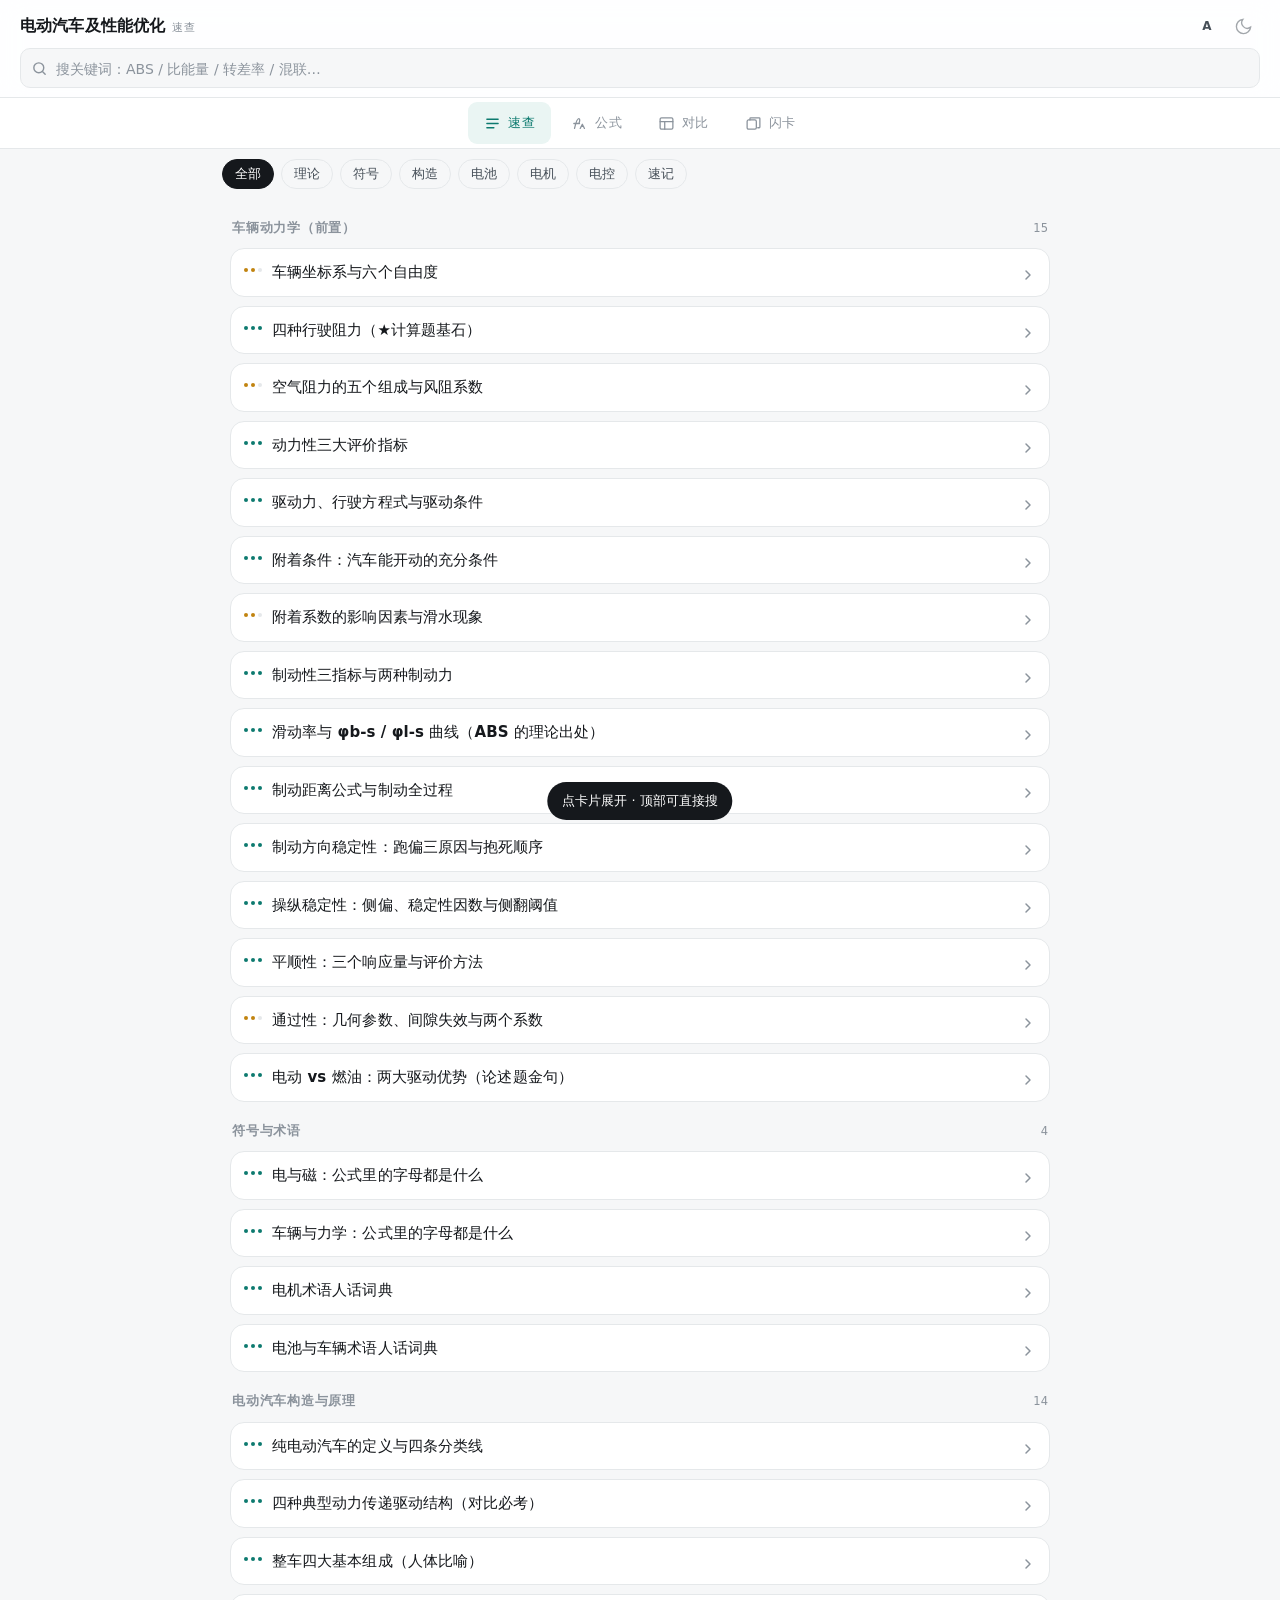
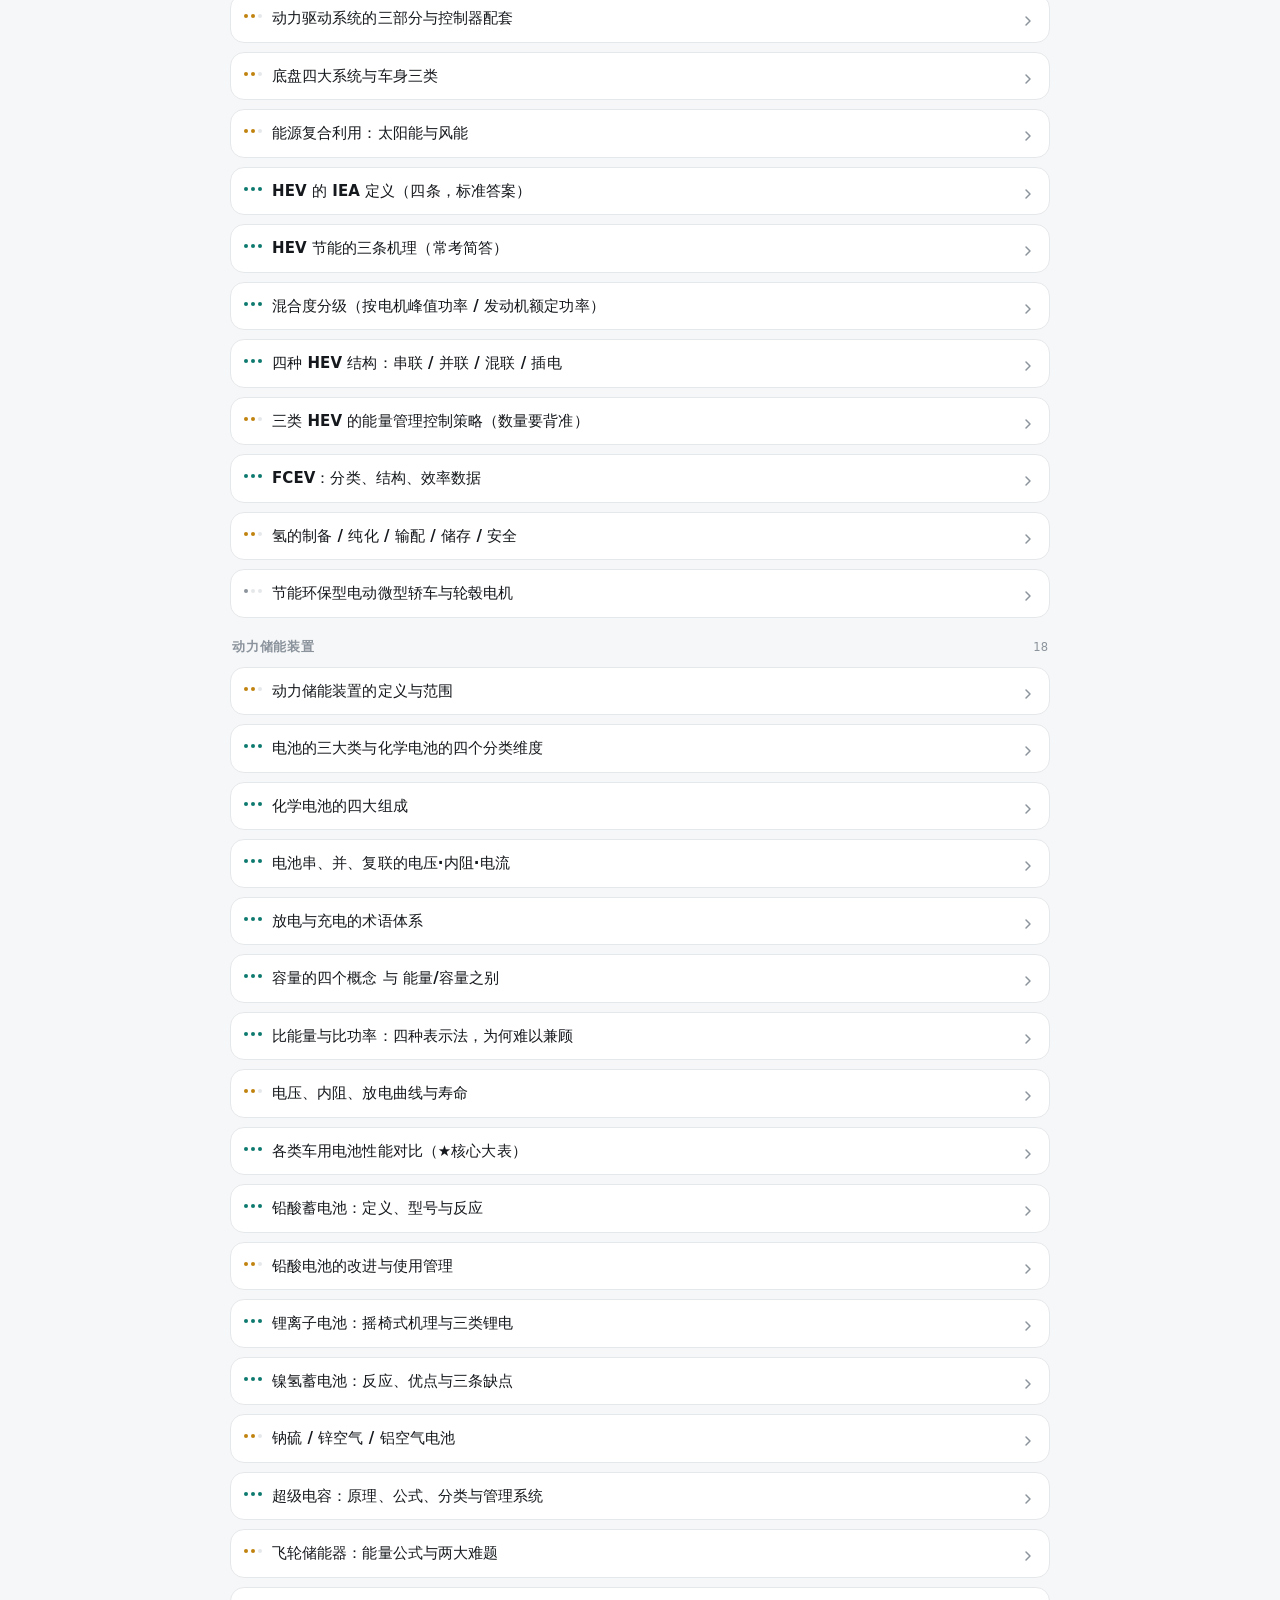
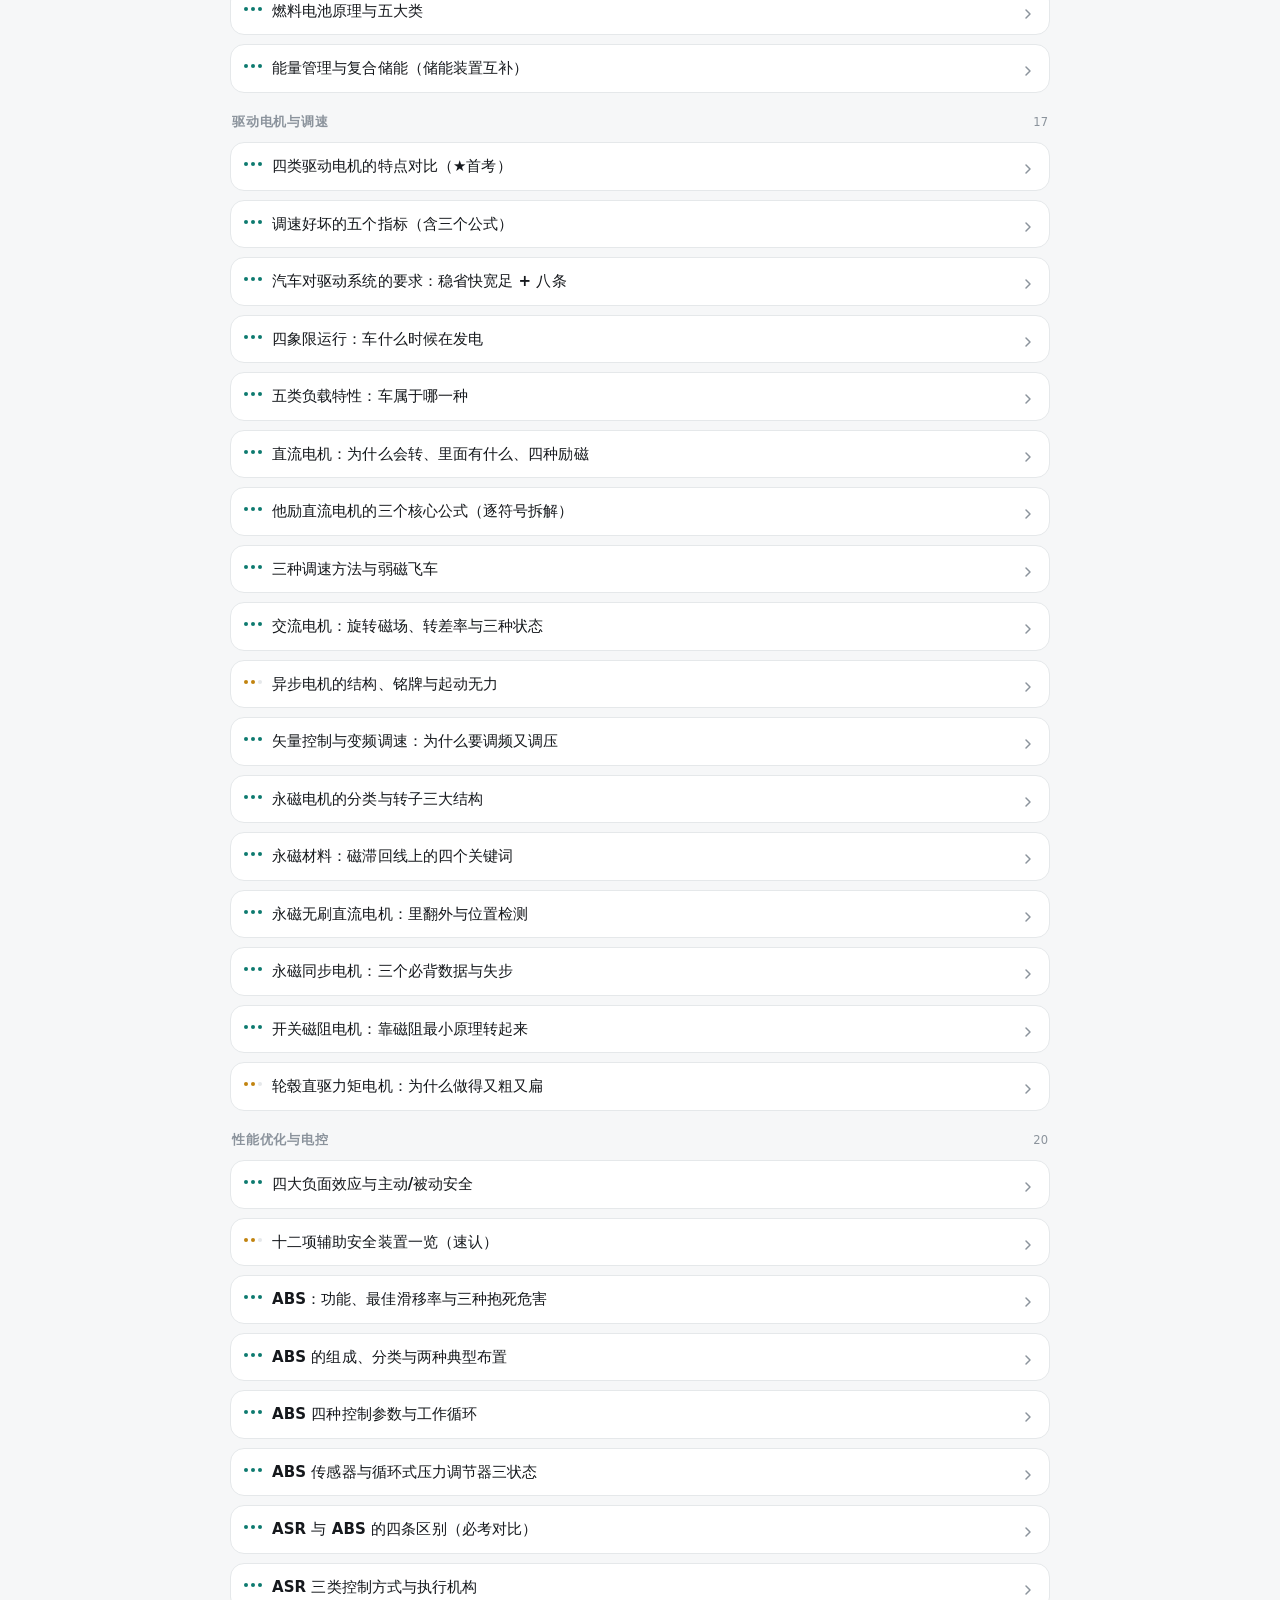
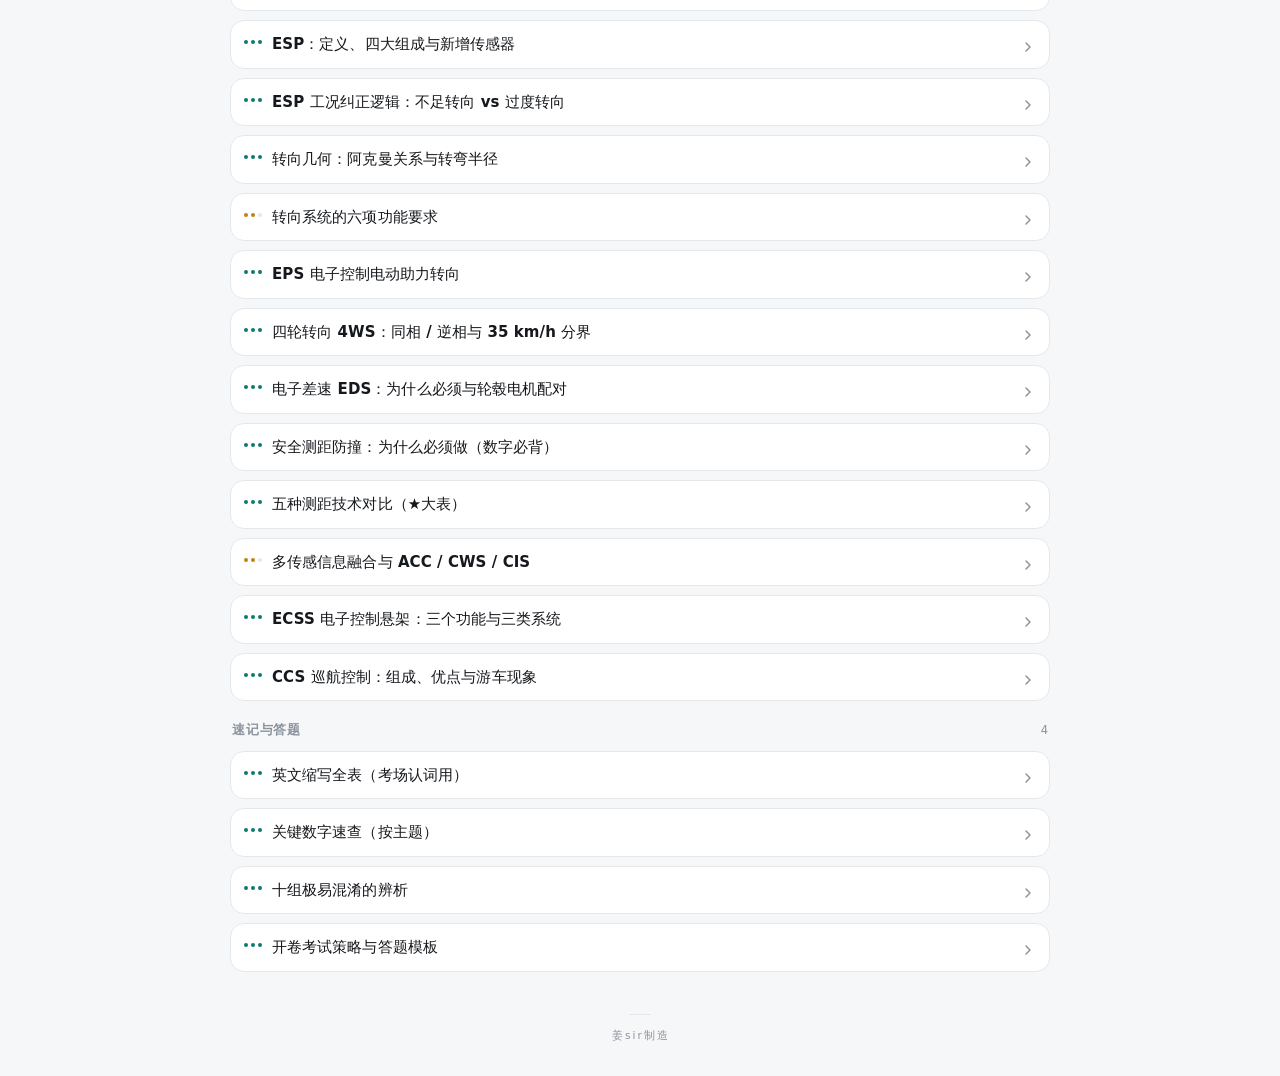
<file: index.html>
<!DOCTYPE html>
<html lang="zh-CN" data-theme="light" data-fs="m">
<head>
<meta charset="utf-8">
<meta name="viewport" content="width=device-width, initial-scale=1, viewport-fit=cover, maximum-scale=5">
<meta name="theme-color" content="#f6f7f8">
<meta name="format-detection" content="telephone=no">
<title>电动汽车及性能优化 · 开卷速查</title>
<link rel="stylesheet" href="style.css?v=20261022g">
<style>
/* ===== 首屏加载遮罩：内联样式，随 HTML 一起到达，不等外部 CSS ===== */
html.booting { overflow: hidden; }
#boot {
  position: fixed; inset: 0; z-index: 9999;
  display: flex; flex-direction: column; align-items: center; justify-content: center;
  gap: 10px; padding: 24px;
  background: #f6f7f8; color: #15181c;
  font-family: -apple-system, BlinkMacSystemFont, "PingFang SC", "HarmonyOS Sans SC", "Microsoft YaHei", system-ui, sans-serif;
  transition: opacity .3s ease;
}
#boot.done { opacity: 0; pointer-events: none; }
#boot .bt { font-size: 15.5px; font-weight: 650; letter-spacing: .02em; }
#boot .bs { font-size: 10px; color: #98a0a8; letter-spacing: .22em; margin-bottom: 8px; }
#boot .bbar {
  width: min(230px, 58vw); height: 3px; border-radius: 2px;
  background: #e3e6e9; overflow: hidden;
}
#boot .bbar i {
  display: block; height: 100%; width: 0; border-radius: 2px;
  background: #0d7a6f; transition: width .2s ease;
}
#boot .bnote {
  font-size: 11.5px; color: #8b939c; min-height: 1.3em;
  font-variant-numeric: tabular-nums; letter-spacing: .02em;
}
#boot .bretry {
  display: none; margin-top: 6px;
  font: inherit; font-size: 13px; color: #0d7a6f;
  background: #fff; border: 1px solid #cfe3e0; border-radius: 999px;
  padding: 8px 18px; cursor: pointer;
}
#boot.err .bretry { display: block; }
#boot.err .bbar i { background: #b2461c; }
#boot.err .bnote { color: #b2461c; }

@media (prefers-color-scheme: dark) {
  #boot { background: #0e1013; color: #e8ecef; }
  #boot .bbar { background: #262c32; }
  #boot .bbar i { background: #46c9bb; }
  #boot .bt { color: #e8ecef; }
  #boot .bs, #boot .bnote { color: #78838d; }
  #boot .bretry { background: #16191d; border-color: #2b4d49; color: #46c9bb; }
}
</style>
</head>
<body>

<div id="boot" role="status" aria-live="polite">
  <div class="bt">电动汽车及性能优化 · 开卷速查</div>
  <div class="bs">OPEN-BOOK QUICK REFERENCE</div>
  <div class="bbar"><i id="bootBar"></i></div>
  <div class="bnote" id="bootNote">正在准备…</div>
  <button class="bretry" id="bootRetry" type="button">重新加载</button>
</div>

<header class="hdr" id="hdr">
  <div class="hdr-top">
    <div class="brand">
      <b>电动汽车及性能优化</b>
      <span id="crumb">速查</span>
    </div>
    <div class="tools">
      <button class="ibtn" id="btnFs" aria-label="字号"><span class="t" id="fsLabel">A</span></button>
      <button class="ibtn" id="btnTheme" aria-label="主题">
        <svg viewBox="0 0 24 24" fill="none" stroke="currentColor" stroke-width="1.7" stroke-linecap="round"><path d="M21 12.8A9 9 0 1 1 11.2 3a7 7 0 0 0 9.8 9.8Z"/></svg>
      </button>
    </div>
  </div>
  <div class="searchwrap">
    <div class="sbox" id="sbox">
      <svg viewBox="0 0 24 24" fill="none" stroke="currentColor" stroke-width="2" stroke-linecap="round"><circle cx="11" cy="11" r="7"/><path d="m20 20-3.5-3.5"/></svg>
      <input id="q" type="search" placeholder="搜关键词：ABS / 比能量 / 转差率 / 混联…" autocomplete="off" enterkeyhint="search">
      <button class="clr" id="clr" aria-label="清除">✕</button>
    </div>
  </div>
</header>

<nav class="nav" id="nav">
  <button data-tab="idx" class="on">
    <svg viewBox="0 0 24 24" fill="none" stroke="currentColor" stroke-width="1.8" stroke-linecap="round" stroke-linejoin="round"><path d="M4 6h16M4 12h16M4 18h10"/></svg>
    <span>速查</span>
  </button>
  <button data-tab="fm">
    <svg viewBox="0 0 24 24" fill="none" stroke="currentColor" stroke-width="1.8" stroke-linecap="round" stroke-linejoin="round"><path d="M5 19c2-9 4-14 6-14 1.6 0 1.7 3 .5 6M4 12h8M13 19l3-6 3 6M14.2 16h3.6"/></svg>
    <span>公式</span>
  </button>
  <button data-tab="tb">
    <svg viewBox="0 0 24 24" fill="none" stroke="currentColor" stroke-width="1.8" stroke-linecap="round" stroke-linejoin="round"><rect x="3" y="4" width="18" height="16" rx="2"/><path d="M3 9.5h18M9.5 9.5V20"/></svg>
    <span>对比</span>
  </button>
  <button data-tab="fc">
    <svg viewBox="0 0 24 24" fill="none" stroke="currentColor" stroke-width="1.8" stroke-linecap="round" stroke-linejoin="round"><rect x="3" y="7" width="13" height="13" rx="2"/><path d="M7 7V5a1 1 0 0 1 1-1h12a1 1 0 0 1 1 1v12a1 1 0 0 1-1 1h-2"/></svg>
    <span>闪卡</span>
  </button>
</nav>

<div class="chips" id="chips"></div>
<main id="view"></main>
<footer class="ft" id="ft" title="姜sir制造"><span>姜sir制造</span></footer>
<div class="toast" id="toast"></div>

<noscript>
  <p style="padding:24px;text-align:center;font-family:sans-serif;color:#b2461c">
    本页需要启用 JavaScript 才能显示内容。
  </p>
</noscript>

<script>
/* ===== 带进度反馈的顺序加载器 =====
   改为动态注入，才能知道"加载到第几个文件"，从而给出真实进度。
   仍然全部是同目录静态文件，file:// 直接打开也可用。 */
(function () {
  var V = "20261022g";
  var FILES = [
    ["data/d0-index.js", "模块索引"],
    ["data/d1-theory.js", "车辆动力学"],
    ["data/d2-struct.js", "构造与原理"],
    ["data/d3-battery.js", "动力储能"],
    ["data/d4-motor.js", "驱动电机"],
    ["data/d5-ctrl.js", "性能优化"],
    ["data/d6-quick.js", "速记"],
    ["data/d7-gloss.js", "符号与术语"],
    ["js/app.js", "界面"]
  ];
  var TOTAL = FILES.length;
  var boot = document.getElementById("boot");
  var bar = document.getElementById("bootBar");
  var note = document.getElementById("bootNote");
  var retry = document.getElementById("bootRetry");
  var t0 = Date.now();
  var done = 0, aborted = false, slowTimer = null, hardTimer = null;

  document.documentElement.classList.add("booting");

  function setNote(t) { if (note) note.textContent = t; }

  function fail(msg) {
    aborted = true;
    clearTimeout(slowTimer); clearTimeout(hardTimer);
    if (boot) boot.classList.add("err");
    setNote(msg);
    document.documentElement.classList.remove("booting");
  }

  // 8 秒还没动静 → 提示仍然在加载；22 秒 → 给重试入口（但不中断加载）
  slowTimer = setTimeout(function () {
    setNote("网络较慢，仍在加载（" + done + "/" + TOTAL + "）…");
  }, 8000);
  hardTimer = setTimeout(function () {
    if (boot) boot.classList.add("err");
    setNote("加载时间过长，可点下方重试");
  }, 22000);

  retry.onclick = function () { location.reload(); };

  function finish() {
    clearTimeout(slowTimer); clearTimeout(hardTimer);
    bar.style.width = "100%";
    setNote("准备就绪");
    var wait = Math.max(0, 420 - (Date.now() - t0));  // 太快则稍停一下，避免闪一下
    setTimeout(function () {
      document.documentElement.classList.remove("booting");
      boot.classList.add("done");
      setTimeout(function () { if (boot && boot.parentNode) boot.parentNode.removeChild(boot); }, 340);
    }, wait);
  }

  function step() {
    if (aborted) return;
    if (done >= TOTAL) { finish(); return; }
    var item = FILES[done];
    var s = document.createElement("script");
    s.src = item[0] + "?v=" + V;
    s.async = false;
    s.onload = function () {
      done++;
      bar.style.width = Math.round(done / TOTAL * 100) + "%";
      if (done < TOTAL) setNote("正在加载 " + FILES[done][1] + "（" + done + "/" + TOTAL + "）");
      step();
    };
    s.onerror = function () {
      fail("「" + item[1] + "」加载失败，请检查网络后重试");
    };
    document.body.appendChild(s);
  }

  // 首个文件名字先显示出来
  setNote("正在加载 " + FILES[0][1] + "（0/" + TOTAL + "）");
  step();
})();
</script>
</body>
</html>
</file>
<file: style.css>
/* ===========================================================
   电动汽车及性能优化 · 开卷速查
   零依赖 / 移动优先 / file:// 可直接打开
   =========================================================== */

:root {
  --bg: #f6f7f8;
  --surface: #ffffff;
  --surface-2: #fbfbfc;
  --ink: #15181c;
  --ink-2: #464f58;
  --muted: #8b939c;
  --line: #e5e8ea;
  --line-2: #eff1f3;
  --accent: #0d7a6f;
  --accent-2: #0a5f57;
  --accent-weak: #eaf5f3;
  --warn: #b2461c;
  --warn-weak: #fdf1ea;
  --tip: #1f5f9e;
  --tip-weak: #eef4fb;
  --star: #c1830f;
  --r: 14px;
  --fs: 15.5px;
  --hdr-h: 0px;
  --nav-h: 0px;
  --font: -apple-system, BlinkMacSystemFont, "PingFang SC", "HarmonyOS Sans SC",
    "MiSans", "Source Han Sans SC", "Noto Sans CJK SC", "Microsoft YaHei",
    system-ui, sans-serif;
  --mono: "SF Mono", "JetBrains Mono", ui-monospace, "Cascadia Mono", Consolas, monospace;
  --math: "Cambria Math", "Latin Modern Math", Cambria, "Times New Roman", Georgia, serif;
}

html[data-theme="dark"] {
  --bg: #0e1013;
  --surface: #16191d;
  --surface-2: #1b1f24;
  --ink: #e8ecef;
  --ink-2: #b3bcc5;
  --muted: #78838d;
  --line: #262c32;
  --line-2: #1e2429;
  --accent: #46c9bb;
  --accent-2: #6fd9cd;
  --accent-weak: #122e2c;
  --warn: #e0794f;
  --warn-weak: #2c1a12;
  --tip: #7fb4e8;
  --tip-weak: #131f2c;
  --star: #e0a83c;
}

html[data-fs="s"] { --fs: 14px; }
html[data-fs="m"] { --fs: 15.5px; }
html[data-fs="l"] { --fs: 17px; }

* { box-sizing: border-box; -webkit-tap-highlight-color: transparent; }

html, body {
  margin: 0;
  padding: 0;
  background: var(--bg);
  color: var(--ink);
  font-family: var(--font);
  font-size: var(--fs);
  line-height: 1.72;
  -webkit-font-smoothing: antialiased;
  text-rendering: optimizeLegibility;
}

body { padding-bottom: calc(64px + env(safe-area-inset-bottom)); }

button {
  font-family: inherit;
  font-size: inherit;
  color: inherit;
  background: none;
  border: 0;
  padding: 0;
  cursor: pointer;
}

/* ---------------- 顶栏 ---------------- */
.hdr {
  position: sticky;
  top: 0;
  z-index: 40;
  background: var(--surface);
  background: color-mix(in srgb, var(--surface) 88%, transparent);
  backdrop-filter: saturate(180%) blur(14px);
  -webkit-backdrop-filter: saturate(180%) blur(14px);
  border-bottom: 1px solid var(--line);
}

.hdr-top {
  display: flex;
  align-items: center;
  gap: 8px;
  padding: 9px 12px 5px;
}

.brand {
  display: flex;
  align-items: baseline;
  gap: 7px;
  min-width: 0;
  flex: 1;
}
.brand b {
  font-size: 15px;
  font-weight: 650;
  letter-spacing: 0.01em;
  white-space: nowrap;
}
.brand span {
  font-size: 11px;
  color: var(--muted);
  letter-spacing: 0.04em;
  white-space: nowrap;
  overflow: hidden;
  text-overflow: ellipsis;
}

.tools { display: flex; align-items: center; gap: 2px; }

.ibtn {
  width: 34px;
  height: 34px;
  display: grid;
  place-items: center;
  border-radius: 9px;
  color: var(--ink-2);
  transition: background 0.15s, color 0.15s;
}
.ibtn:active { background: var(--line-2); }
.ibtn svg { width: 19px; height: 19px; display: block; }
.ibtn .t { font-size: 12px; font-weight: 700; letter-spacing: 0.02em; }

/* 搜索 */
.searchwrap { padding: 0 12px 9px; }
.sbox {
  display: flex;
  align-items: center;
  gap: 8px;
  height: 40px;
  padding: 0 10px;
  background: var(--bg);
  border: 1px solid var(--line);
  border-radius: 10px;
  transition: border-color 0.15s, background 0.15s;
}
.sbox:focus-within { border-color: var(--accent); background: var(--surface); }
.sbox svg { width: 17px; height: 17px; color: var(--muted); flex: none; }
.sbox input {
  flex: 1;
  min-width: 0;
  border: 0;
  outline: 0;
  background: none;
  font-family: inherit;
  font-size: 16px;
  color: var(--ink);
  padding: 0;
}
.sbox input::placeholder { color: var(--muted); font-size: 14px; }
.sbox .clr {
  width: 22px; height: 22px; display: none; place-items: center;
  border-radius: 50%; background: var(--line); color: var(--ink-2);
  font-size: 13px; line-height: 1;
}
.sbox.has .clr { display: grid; }

/* ---------------- 模块条 ---------------- */
.chips {
  display: flex;
  gap: 7px;
  overflow-x: auto;
  padding: 9px 12px;
  scrollbar-width: none;
  -webkit-overflow-scrolling: touch;
  border-bottom: 1px solid var(--line);
  background: var(--surface);
  position: sticky;
  top: calc(var(--hdr-h) + var(--nav-h));
  z-index: 30;
}
.chips::-webkit-scrollbar { display: none; }
.chip {
  flex: none;
  padding: 5px 12px;
  border-radius: 999px;
  border: 1px solid var(--line);
  color: var(--ink-2);
  font-size: 13px;
  white-space: nowrap;
  transition: all 0.15s;
}
.chip.on { background: var(--ink); border-color: var(--ink); color: var(--surface); }
.chip:active { transform: scale(0.97); }

/* ---------------- 主体 ---------------- */
main { padding: 12px 12px 26px; max-width: 860px; margin: 0 auto; }

.sec-h {
  display: flex;
  align-items: baseline;
  justify-content: space-between;
  gap: 10px;
  margin: 18px 2px 9px;
}
.sec-h:first-child { margin-top: 4px; }
.sec-h h2 {
  margin: 0;
  font-size: 13px;
  font-weight: 650;
  letter-spacing: 0.06em;
  color: var(--muted);
  text-transform: lowercase;
}
.sec-h .cnt { font-size: 11.5px; color: var(--muted); font-variant-numeric: tabular-nums; }

/* 卡片 */
.card {
  background: var(--surface);
  border: 1px solid var(--line);
  border-radius: var(--r);
  margin-bottom: 9px;
  overflow: hidden;
  transition: border-color 0.18s;
}
.card.open { border-color: var(--accent); border-color: color-mix(in srgb, var(--accent) 42%, var(--line)); }

.card-h {
  display: flex;
  align-items: flex-start;
  gap: 10px;
  width: 100%;
  padding: 12px 13px;
  text-align: left;
  min-height: 46px;
}
.card-h .ttl {
  flex: 1;
  font-size: 15px;
  font-weight: 560;
  line-height: 1.5;
  letter-spacing: 0.005em;
}
.card-h .ttl em {
  font-style: normal;
  color: var(--muted);
  font-size: 12px;
  font-weight: 400;
  margin-left: 6px;
}
.dots { display: flex; gap: 3px; padding-top: 7px; flex: none; }
.dots i {
  width: 4px; height: 4px; border-radius: 50%;
  background: var(--line);
}
.dots i.on { background: var(--accent); }
.dots.l2 i.on { background: var(--star); }
.dots.l1 i.on { background: var(--muted); }

.chev {
  flex: none;
  width: 16px; height: 16px;
  margin-top: 6px;
  color: var(--muted);
  transition: transform 0.22s cubic-bezier(0.4, 0, 0.2, 1);
}
.card.open .chev { transform: rotate(90deg); }

.card-b {
  display: none;
  padding: 0 13px 13px;
  font-size: 14.6px;
  color: var(--ink-2);
  animation: fade 0.18s ease;
}
.card.open .card-b { display: block; }
@keyframes fade { from { opacity: 0; transform: translateY(-2px); } to { opacity: 1; } }

.card-b > *:first-child { margin-top: 0; }
.card-b p { margin: 8px 0; }
.card-b ul, .card-b ol { margin: 7px 0; padding-left: 20px; }
.card-b li { margin: 4px 0; }
.card-b li::marker { color: var(--muted); }
.card-b b, .card-b strong { color: var(--ink); font-weight: 620; }

.src {
  display: inline-block;
  margin-top: 10px;
  font-size: 11px;
  color: var(--muted);
  font-family: var(--mono);
  letter-spacing: 0.02em;
}

/* 键值表 */
.kv { margin: 8px 0; }
.kv > div {
  display: grid;
  grid-template-columns: 5.6em 1fr;
  gap: 10px;
  padding: 7px 0;
  border-top: 1px dashed var(--line);
}
.kv > div:first-child { border-top: 0; padding-top: 0; }
.kv .k { color: var(--ink); font-weight: 560; font-size: 14px; }
.kv .v { color: var(--ink-2); font-size: 14px; }

/* 表格 */
.tw {
  overflow-x: auto;
  -webkit-overflow-scrolling: touch;
  margin: 10px 0;
  border: 1px solid var(--line);
  border-radius: 10px;
  background: var(--surface);
}
table {
  border-collapse: collapse;
  width: 100%;
  font-size: 13px;
  line-height: 1.55;
}
th {
  background: var(--surface-2);
  font-weight: 620;
  font-size: 12.5px;
  text-align: left;
  padding: 8px 9px;
  white-space: nowrap;
  color: var(--ink);
  border-bottom: 1px solid var(--line);
}
td {
  padding: 7px 9px;
  border-top: 1px solid var(--line-2);
  vertical-align: top;
  color: var(--ink-2);
}
tr:first-child td { border-top: 0; }
td b { color: var(--ink); }
.tnum { font-variant-numeric: tabular-nums; font-family: var(--mono); font-size: 12px; }

/* 公式 */
.fm {
  margin: 9px 0;
  padding: 10px 12px;
  background: var(--accent-weak);
  border-left: 2.5px solid var(--accent);
  border-radius: 0 9px 9px 0;
}
.fm .eq {
  font-family: var(--math);
  font-size: 16px;
  line-height: 1.95;
  color: var(--ink);
  display: flex;
  flex-wrap: wrap;
  align-items: center;
  gap: 3px;
  word-break: break-word;
}
.fm .eq i { font-style: italic; }
.fm .note {
  font-size: 12px;
  color: var(--ink-2);
  margin-top: 5px;
  line-height: 1.6;
}
.fr {
  display: inline-flex;
  flex-direction: column;
  align-items: center;
  vertical-align: -0.42em;
  margin: 0 2px;
  font-size: 0.94em;
  line-height: 1.25;
}
.fr > b {
  font-weight: 400;
  border-bottom: 1px solid currentColor;
  padding: 0 3px 1px;
}
.fr > u { text-decoration: none; padding: 1px 3px 0; }

/* 标注块 */
.warn, .tip, .ex { margin: 9px 0; padding: 9px 11px; border-radius: 10px; font-size: 13.6px; line-height: 1.68; }
.warn { background: var(--warn-weak); color: var(--ink-2); border-left: 2.5px solid var(--warn); }
.tip { background: var(--tip-weak); color: var(--ink-2); border-left: 2.5px solid var(--tip); }
.ex { background: var(--surface-2); border: 1px dashed var(--line); color: var(--ink-2); }
.warn b, .tip b, .ex b { color: var(--ink); }
.warn::before, .tip::before, .ex::before {
  display: block;
  font-size: 10.5px;
  font-weight: 700;
  letter-spacing: 0.1em;
  margin-bottom: 3px;
  opacity: 0.8;
}
.warn::before { content: "易错"; color: var(--warn); }
.tip::before { content: "要点"; color: var(--tip); }
.ex::before { content: "答法"; color: var(--muted); }

.hl { background: linear-gradient(transparent 58%, color-mix(in srgb, var(--accent) 26%, transparent) 58%); color: var(--ink); }
.n { font-family: var(--mono); font-size: 0.92em; font-variant-numeric: tabular-nums; color: var(--ink); background: var(--line-2); padding: 0 4px; border-radius: 4px; }
mark { background: color-mix(in srgb, var(--star) 30%, transparent); color: inherit; border-radius: 3px; padding: 0 1px; }

/* 搜索结果 */
.empty { text-align: center; padding: 46px 20px; color: var(--muted); font-size: 13.5px; }

/* 底部导航 */
.nav {
  position: fixed;
  left: 0; right: 0; bottom: 0;
  z-index: 50;
  display: grid;
  grid-template-columns: repeat(4, 1fr);
  background: var(--surface);
  background: color-mix(in srgb, var(--surface) 92%, transparent);
  backdrop-filter: saturate(180%) blur(14px);
  -webkit-backdrop-filter: saturate(180%) blur(14px);
  border-top: 1px solid var(--line);
  padding-bottom: env(safe-area-inset-bottom);
}
.nav button {
  display: flex;
  flex-direction: column;
  align-items: center;
  justify-content: center;
  gap: 2px;
  height: 56px;
  color: var(--muted);
  font-size: 10.5px;
  letter-spacing: 0.03em;
  transition: color 0.15s;
}
.nav button svg { width: 21px; height: 21px; }
.nav button.on { color: var(--accent); }

/* 闪卡 */
.fcwrap { max-width: 560px; margin: 0 auto; padding: 8px 0 0; }
.fcbar { display: flex; align-items: center; gap: 10px; padding: 2px 2px 12px; font-size: 12px; color: var(--muted); }
.fcbar .prog { flex: 1; height: 3px; background: var(--line); border-radius: 2px; overflow: hidden; }
.fcbar .prog i { display: block; height: 100%; background: var(--accent); width: 0; transition: width 0.3s; }

.fc {
  position: relative;
  min-height: 44vh;
  background: var(--surface);
  border: 1px solid var(--line);
  border-radius: 18px;
  padding: 22px 20px;
  display: flex;
  flex-direction: column;
  justify-content: center;
  transition: transform 0.2s;
}
.fc:active { transform: scale(0.995); }
.fc .q { font-size: 18px; font-weight: 620; line-height: 1.6; }
.fc .a {
  margin-top: 16px;
  padding-top: 15px;
  border-top: 1px dashed var(--line);
  font-size: 14.5px;
  color: var(--ink-2);
  line-height: 1.75;
  display: none;
}
.fc.show .a { display: block; animation: fade 0.2s; }
.fc .a b { color: var(--ink); }
.fc .tap { font-size: 12px; color: var(--muted); margin-top: 18px; text-align: center; }
.fc.show .tap { display: none; }

.fcbtns { display: grid; grid-template-columns: 1fr 1fr 1fr; gap: 8px; margin-top: 12px; }
.fcbtns button {
  height: 44px;
  border-radius: 11px;
  border: 1px solid var(--line);
  font-size: 13.5px;
  color: var(--ink-2);
  background: var(--surface);
}
.fcbtns button:active { background: var(--line-2); }
.fcbtns .ok { color: var(--surface); background: var(--accent); border-color: var(--accent); }
.fcbtns .ok:active { background: var(--accent-2); }

/* toast */
.toast {
  position: fixed;
  left: 50%;
  bottom: calc(80px + env(safe-area-inset-bottom));
  transform: translate(-50%, 12px);
  background: var(--ink);
  color: var(--surface);
  font-size: 13px;
  padding: 8px 15px;
  border-radius: 999px;
  opacity: 0;
  pointer-events: none;
  transition: all 0.22s;
  z-index: 90;
}
.toast.on { opacity: 1; transform: translate(-50%, 0); }

/* 桌面适配 */
@media (min-width: 820px) {
  .brand b { font-size: 16px; }
  main { padding: 18px 20px 30px; }
  .chips { padding: 10px 20px; }
  .hdr-top, .searchwrap { padding-left: 20px; padding-right: 20px; }
  body { padding-bottom: 24px; }
  :root { --nav-h: 50px; }
  .nav {
    position: sticky;
    top: var(--hdr-h);
    bottom: auto;
    max-width: none;
    border-top: 0;
    border-bottom: 1px solid var(--line);
    grid-template-columns: repeat(4, auto);
    justify-content: center;
    gap: 4px;
    padding: 4px 12px;
    background: var(--surface);
  }
  .nav button { flex-direction: row; gap: 7px; height: 42px; padding: 0 16px; font-size: 13px; border-radius: 9px; }
  .nav button svg { width: 17px; height: 17px; }
  .nav button.on { background: var(--accent-weak); }
  .fc { min-height: 320px; }
}

@media print {
  .hdr, .nav, .chips { display: none; }
  body { padding: 0; background: #fff; }
  .card { break-inside: avoid; }
  .card-b { display: block !important; }
}

/* ---------- 搜索结果摘要 ---------- */
.h-m { font-size: 11px; color: var(--muted); margin-left: 7px; font-weight: 400; }
.h-s {
  display: -webkit-box;
  -webkit-line-clamp: 2;
  -webkit-box-orient: vertical;
  overflow: hidden;
  font-size: 12.5px;
  color: var(--ink-2);
  margin-top: 4px;
  font-weight: 400;
  line-height: 1.6;
}

/* ---------- 公式 / 对比表 视图 ---------- */
.blk-h {
  display: block;
  padding: 13px 13px 0;
  font-size: 14.5px;
  font-weight: 620;
  color: var(--ink);
  line-height: 1.5;
}
.blk-src {
  display: block;
  font-family: var(--mono);
  font-size: 10.5px;
  color: var(--muted);
  font-weight: 400;
  margin-top: 3px;
  letter-spacing: 0.02em;
}
.card > .fm { margin: 10px 13px; }
.card > .tw { margin: 10px 13px; }
.card > .kv { margin: 10px 13px; }
.card > .fm:first-of-type { margin-top: 9px; }
.card > .fm:last-child, .card > .tw:last-child { margin-bottom: 13px; }
.card > .blk-h + .fm, .card > .blk-h + .tw { margin-top: 8px; }

.fchint { text-align: center; font-size: 11px; color: var(--muted); margin-top: 18px; letter-spacing: 0.02em; }
@media (max-width: 819px) { .fchint { display: none; } }

.empty { line-height: 2; }

/* ---------- 桌面：模块条与内容对齐 ---------- */
@media (min-width: 820px) {
  .chips {
    max-width: 860px; margin: 0 auto; padding: 10px 12px 6px; border-bottom: 0;
    background: transparent;
  }
}

/* ---------- 闪卡版式修正 ---------- */
.fc {
  justify-content: flex-start;
  min-height: 300px;
  padding: 26px 20px 18px;
}
.fc .q { font-size: 17.5px; }
.fc .tap { margin-top: auto; padding-top: 22px; }
.fc .a { margin-top: 14px; }

/* ---------- 公式视图：减轻嵌套框感 ---------- */
.card > .fm {
  background: transparent;
  border-left: 0;
  border-radius: 0;
  padding: 0;
  margin: 12px 13px;
  padding-left: 11px;
  border-left: 2px solid color-mix(in srgb, var(--accent) 35%, transparent);
}

/* 闪卡：内容自适应高度，提示语紧随问句 */
.fc { min-height: 0; padding: 22px 20px 20px; }
.fc .q { font-size: 17px; line-height: 1.65; }
.fc .tap {
  margin-top: 16px;
  padding-top: 0;
  text-align: left;
  font-size: 11.5px;
  letter-spacing: 0.04em;
}
.fc.show .q { font-size: 15px; color: var(--ink-2); }
.fc .a { margin-top: 12px; padding-top: 12px; }

/* ---------- 页脚署名 ---------- */
.ft {
  max-width: 860px;
  margin: 0 auto;
  padding: 2px 12px 14px;
  text-align: center;
  font-size: 10.5px;
  letter-spacing: 0.18em;
  color: var(--muted);
  -webkit-user-select: none;
  user-select: none;
}
.ft span {
  position: relative;
  display: inline-block;
  padding-top: 13px;
  transition: color 0.2s;
}
.ft span::before {
  content: "";
  position: absolute;
  top: 1px;
  left: 50%;
  transform: translateX(-50%);
  width: 22px;
  height: 1px;
  background: var(--line);
}
.ft:active span { color: var(--accent); }
@media (min-width: 820px) {
  .ft { padding-bottom: 8px; letter-spacing: 0.2em; }
}

/* 字间距补偿：让署名在视觉上真正居中 */
.ft span { text-indent: 0.18em; }

/* ---------- 白话开场 & 符号说明 ---------- */
.plain {
  margin: 8px 0 10px;
  padding: 10px 12px 10px 13px;
  background: var(--surface-2);
  border: 1px solid var(--line);
  border-radius: 10px;
  font-size: 14.3px;
  line-height: 1.75;
  color: var(--ink-2);
}
.plain::before {
  content: "一句话看懂";
  display: block;
  font-size: 10.5px;
  font-weight: 700;
  letter-spacing: 0.1em;
  color: var(--accent);
  margin-bottom: 3px;
  opacity: 0.85;
}
.plain b { color: var(--ink); }

.sym {
  margin: 8px 0 4px;
  padding-left: 10px;
  border-left: 2px solid var(--line);
  font-size: 12.8px;
  line-height: 1.85;
  color: var(--ink-2);
}
.sym i, .sym var {
  font-family: var(--math);
  font-style: italic;
  font-size: 1.05em;
  color: var(--ink);
  padding: 0 1px;
}
.sym b { color: var(--ink); font-weight: 600; }
.sym .u { color: var(--muted); font-size: 11.5px; }

.read {
  margin: 6px 0 2px;
  font-size: 13.2px;
  line-height: 1.75;
  color: var(--ink-2);
}
.read b { color: var(--ink); }

/* 术语表 */
.gloss { margin: 6px 0; }
.gloss > div {
  display: grid;
  grid-template-columns: 7.2em 1fr;
  gap: 10px;
  padding: 7px 0;
  border-top: 1px dashed var(--line);
  font-size: 13.8px;
  line-height: 1.7;
}
.gloss > div:first-child { border-top: 0; padding-top: 0; }
.gloss dt, .gloss .k { color: var(--ink); font-weight: 600; }
.gloss .v { color: var(--ink-2); }
@media (max-width: 420px) {
  .gloss > div { grid-template-columns: 1fr; gap: 2px; }
}

/* ---------- 四象限示意图 ---------- */
.fig {
  margin: 12px 0;
  padding: 10px 8px 6px;
  border: 1px solid var(--line);
  border-radius: 12px;
  background: var(--surface-2);
}
.fig svg { display: block; width: 100%; height: auto; max-width: 420px; margin: 0 auto; }
.fig .ax { stroke: var(--ink-2); stroke-width: 1.4; stroke-linecap: round; }
.fig .ar { fill: var(--ink-2); }
.fig text { font-family: var(--font); fill: var(--ink-2); font-size: 9.5px; }
.fig .t1 { font-size: 11px; font-weight: 700; fill: var(--ink); }
.fig .axl { font-family: var(--math); font-style: italic; font-size: 13px; fill: var(--ink); }
.fig .q-run .t1, .fig .q-run .t2 { fill: var(--accent); }
.fig .q-brk .t1, .fig .q-brk .t2 { fill: var(--warn); }
.fig .cap { margin-top: 4px; text-align: center; font-size: 11.5px; color: var(--muted); letter-spacing: 0.02em; }
</file>
